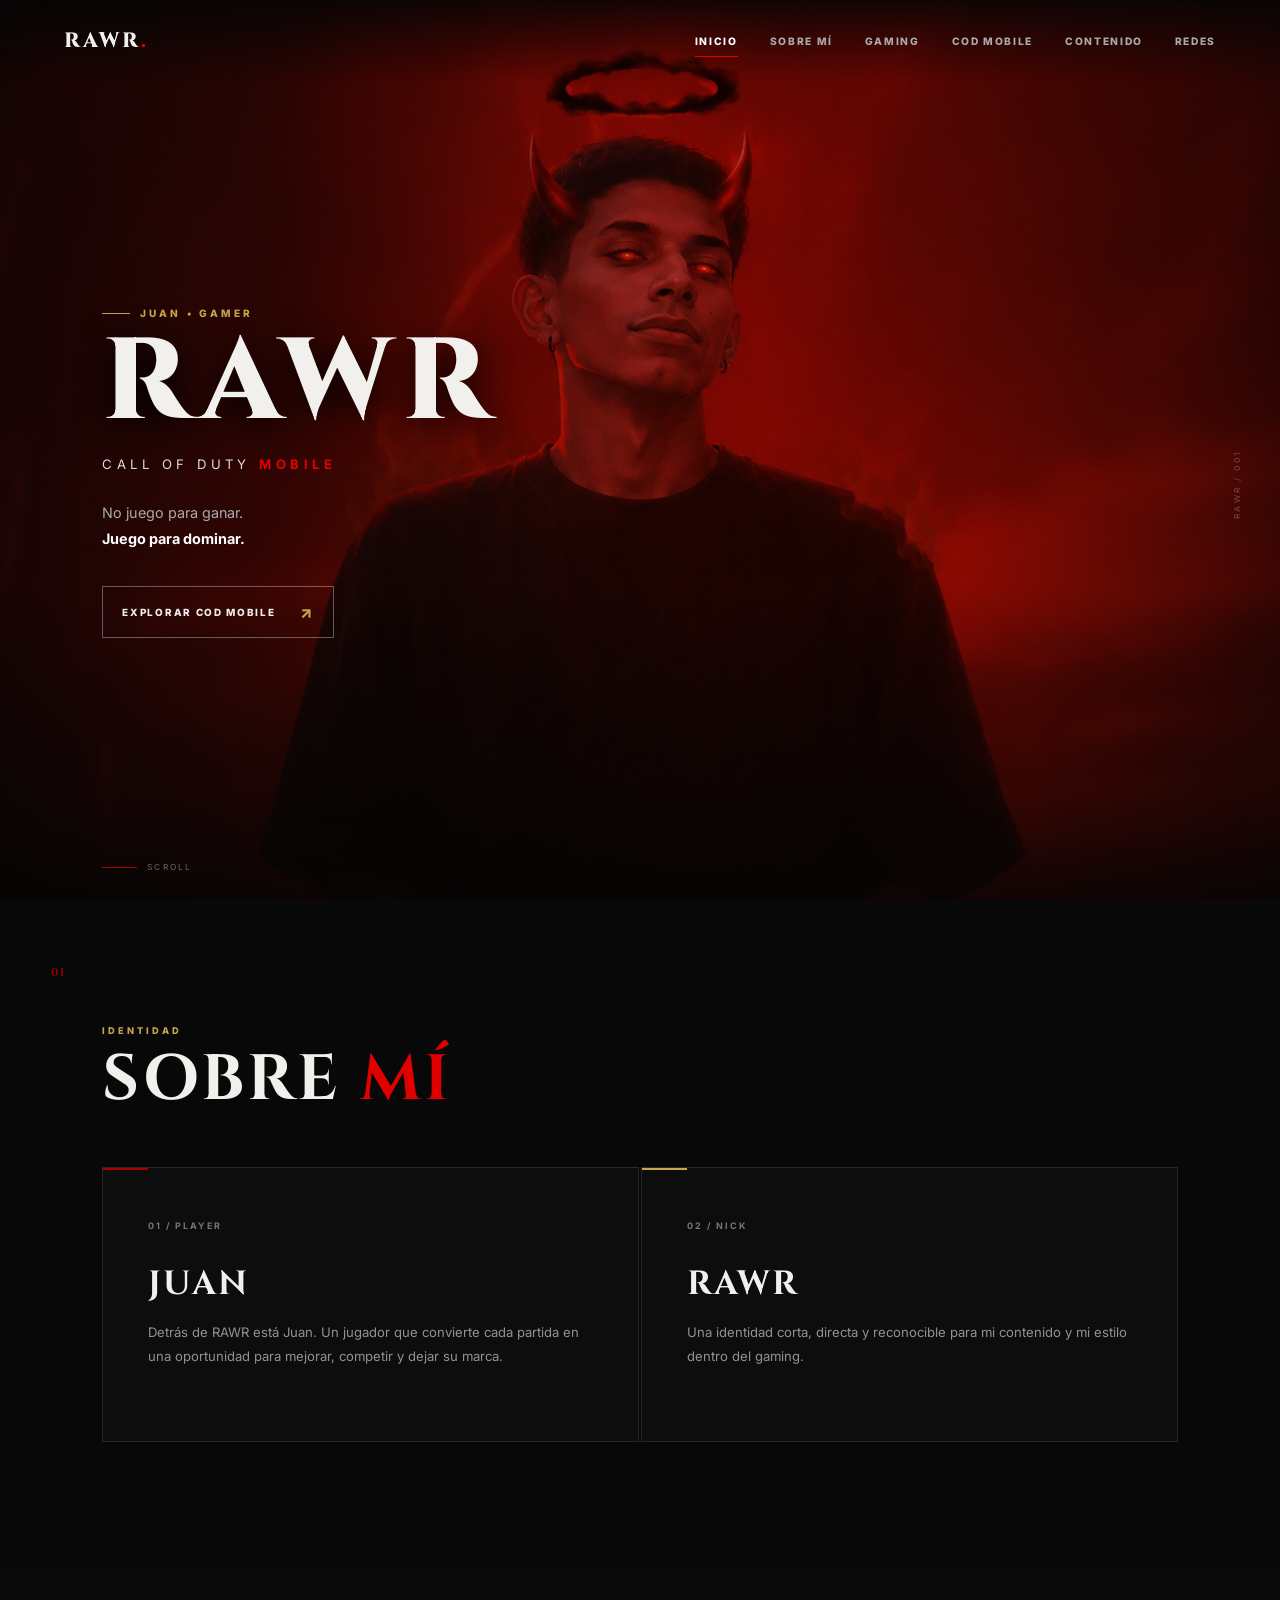
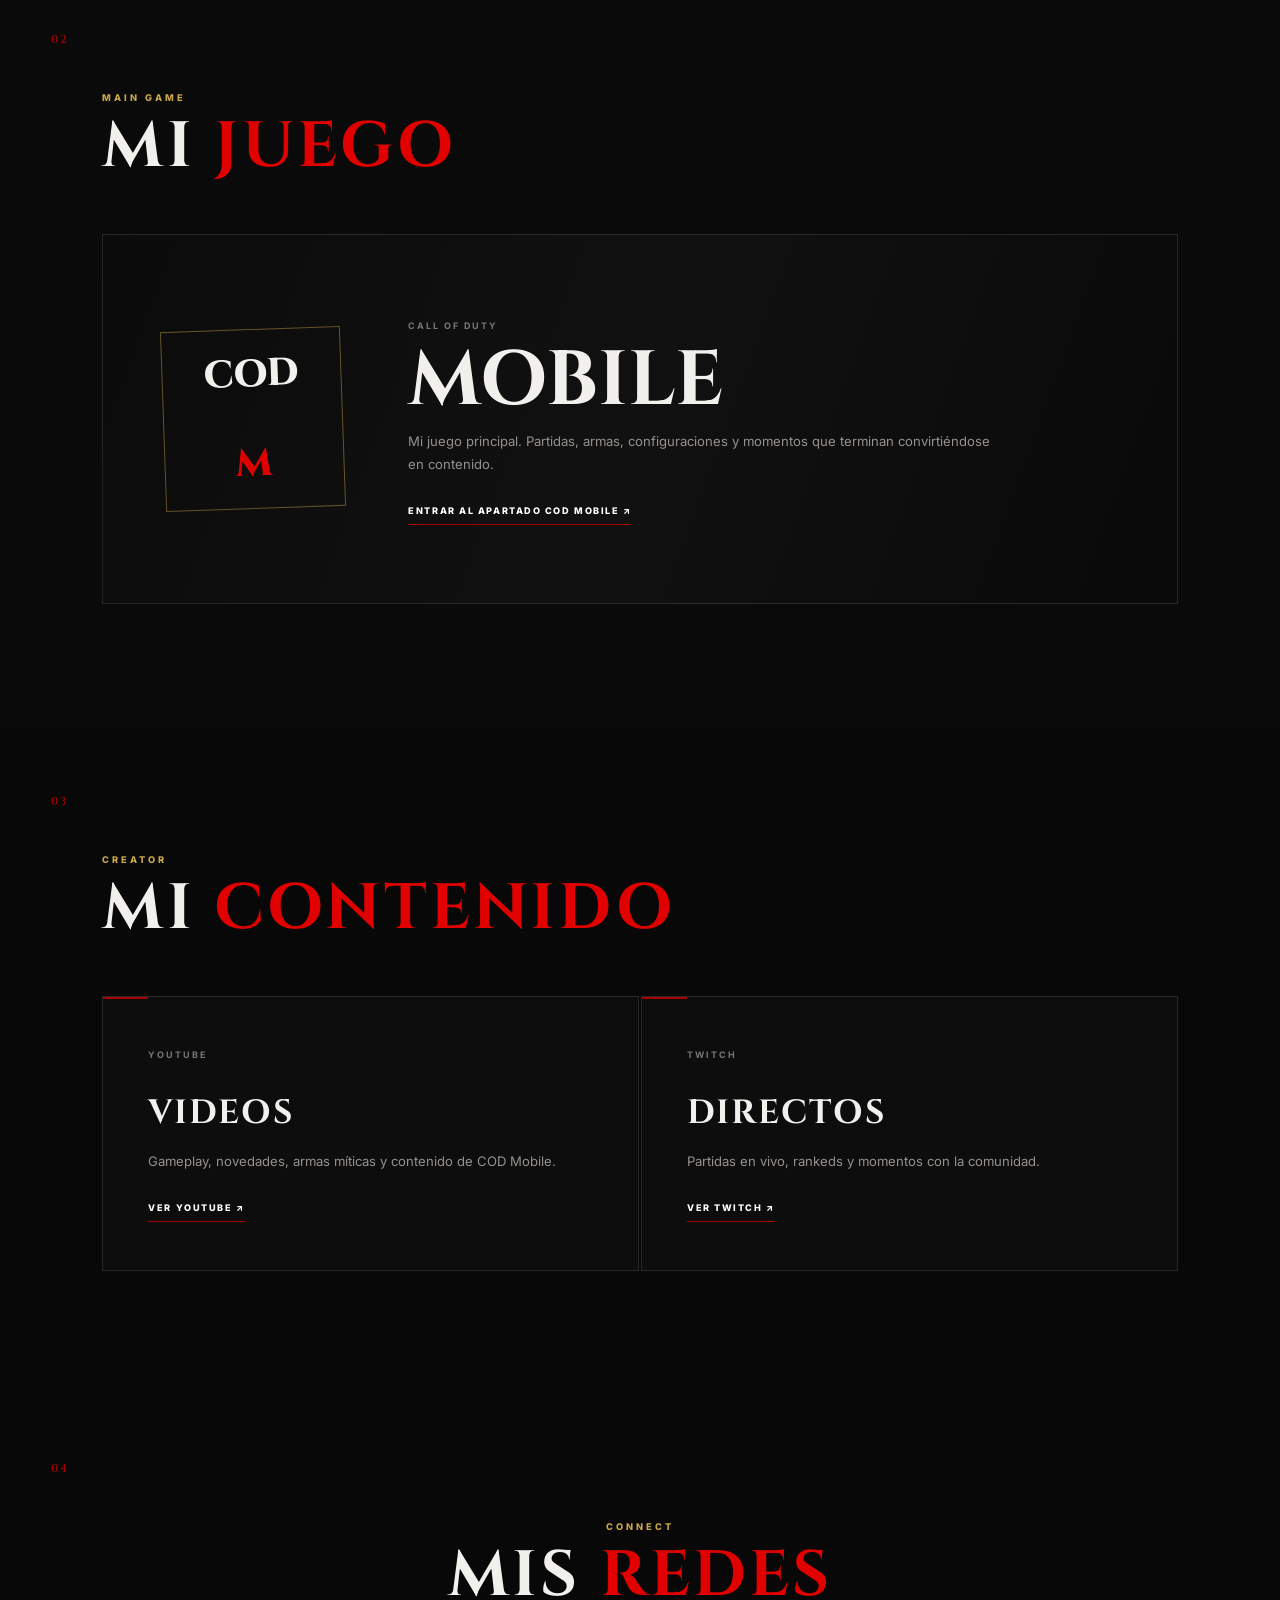
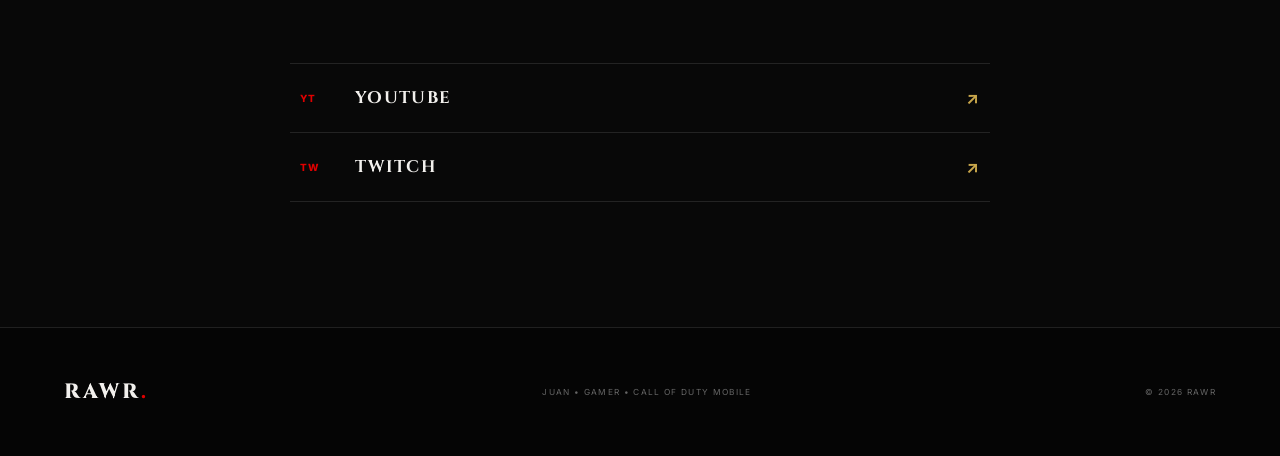
<file: index.html>
<!DOCTYPE html>
<html lang="es">
<head>
<meta charset="UTF-8">
<meta name="viewport" content="width=device-width, initial-scale=1.0">
<meta name="description" content="RAWR — Juan | Gamer de Call of Duty: Mobile">
<title>RAWR | Juan</title>
<link rel="preconnect" href="https://fonts.googleapis.com">
<link rel="preconnect" href="https://fonts.gstatic.com" crossorigin>
<link href="https://fonts.googleapis.com/css2?family=Cinzel:wght@600;700;800&family=Inter:wght@400;500;600;700;800&display=swap" rel="stylesheet">
<link rel="stylesheet" href="style.css">
</head>
<body>
<header class="navbar">
  <a class="logo" href="#inicio">RAWR<span>.</span></a>
  <button class="menu-toggle" aria-label="Abrir menú" aria-expanded="false"><i></i><i></i><i></i></button>
  <nav class="nav-links">
    <a class="active" href="#inicio">INICIO</a>
    <a href="#sobre-mi">SOBRE MÍ</a>
    <a href="#gaming">GAMING</a>
    <a href="cod-mobile.html">COD MOBILE</a>
    <a href="#contenido">CONTENIDO</a>
    <a href="#redes">REDES</a>
  </nav>
</header>

<main>
<section id="inicio" class="hero">
  <div class="hero-image"></div>
  <div class="hero-overlay"></div>
  <div class="hero-content">
    <p class="eyebrow"><span></span> JUAN • GAMER</p>
    <h1>RAWR</h1>
    <p class="hero-subtitle">CALL OF DUTY <strong>MOBILE</strong></p>
    <p class="hero-description">No juego para ganar.<br><strong>Juego para dominar.</strong></p>
    <a class="cta" href="cod-mobile.html">EXPLORAR COD MOBILE <span>↗</span></a>
  </div>
  <div class="hero-side-label">RAWR / 001</div>
  <div class="scroll-indicator"><span></span> SCROLL</div>
</section>

<section id="sobre-mi" class="section">
  <div class="section-number">01</div>
  <div class="section-heading"><p>IDENTIDAD</p><h2>SOBRE <em>MÍ</em></h2></div>
  <div class="cards">
    <article class="card"><small>01 / PLAYER</small><h3>JUAN</h3><p>Detrás de RAWR está Juan. Un jugador que convierte cada partida en una oportunidad para mejorar, competir y dejar su marca.</p></article>
    <article class="card gold"><small>02 / NICK</small><h3>RAWR</h3><p>Una identidad corta, directa y reconocible para mi contenido y mi estilo dentro del gaming.</p></article>
  </div>
</section>

<section id="gaming" class="section dark">
  <div class="section-number">02</div>
  <div class="section-heading"><p>MAIN GAME</p><h2>MI <em>JUEGO</em></h2></div>
  <div class="game-panel">
    <div class="game-mark">COD<br><span>M</span></div>
    <div><small class="gold-label">CALL OF DUTY</small><h3>MOBILE</h3><p>Mi juego principal. Partidas, armas, configuraciones y momentos que terminan convirtiéndose en contenido.</p><a class="mini-link" href="cod-mobile.html">ENTRAR AL APARTADO COD MOBILE ↗</a></div>
  </div>
</section>

<section id="contenido" class="section">
  <div class="section-number">03</div>
  <div class="section-heading"><p>CREATOR</p><h2>MI <em>CONTENIDO</em></h2></div>
  <div class="cards">
    <article class="card"><small>YOUTUBE</small><h3>VIDEOS</h3><p>Gameplay, novedades, armas míticas y contenido de COD Mobile.</p><a class="mini-link" target="_blank" rel="noopener noreferrer" href="https://www.youtube.com/@Style___JD">VER YOUTUBE ↗</a></article>
    <article class="card"><small>TWITCH</small><h3>DIRECTOS</h3><p>Partidas en vivo, rankeds y momentos con la comunidad.</p><a class="mini-link" target="_blank" rel="noopener noreferrer" href="https://www.twitch.tv/style___jd">VER TWITCH ↗</a></article>
  </div>
</section>

<section id="redes" class="section socials">
  <div class="section-number">04</div>
  <div class="section-heading centered"><p>CONNECT</p><h2>MIS <em>REDES</em></h2></div>
  <div class="social-links">
    <a target="_blank" rel="noopener noreferrer" href="https://www.youtube.com/@Style___JD"><span>YT</span> YOUTUBE <b>↗</b></a>
    <a target="_blank" rel="noopener noreferrer" href="https://www.twitch.tv/style___jd"><span>TW</span> TWITCH <b>↗</b></a>
  </div>
</section>
</main>
<footer><div class="footer-logo">RAWR<span>.</span></div><p>JUAN • GAMER • CALL OF DUTY MOBILE</p><small>© <span id="year"></span> RAWR</small></footer>
<script src="script.js"></script>
</body>
</html>
</file>
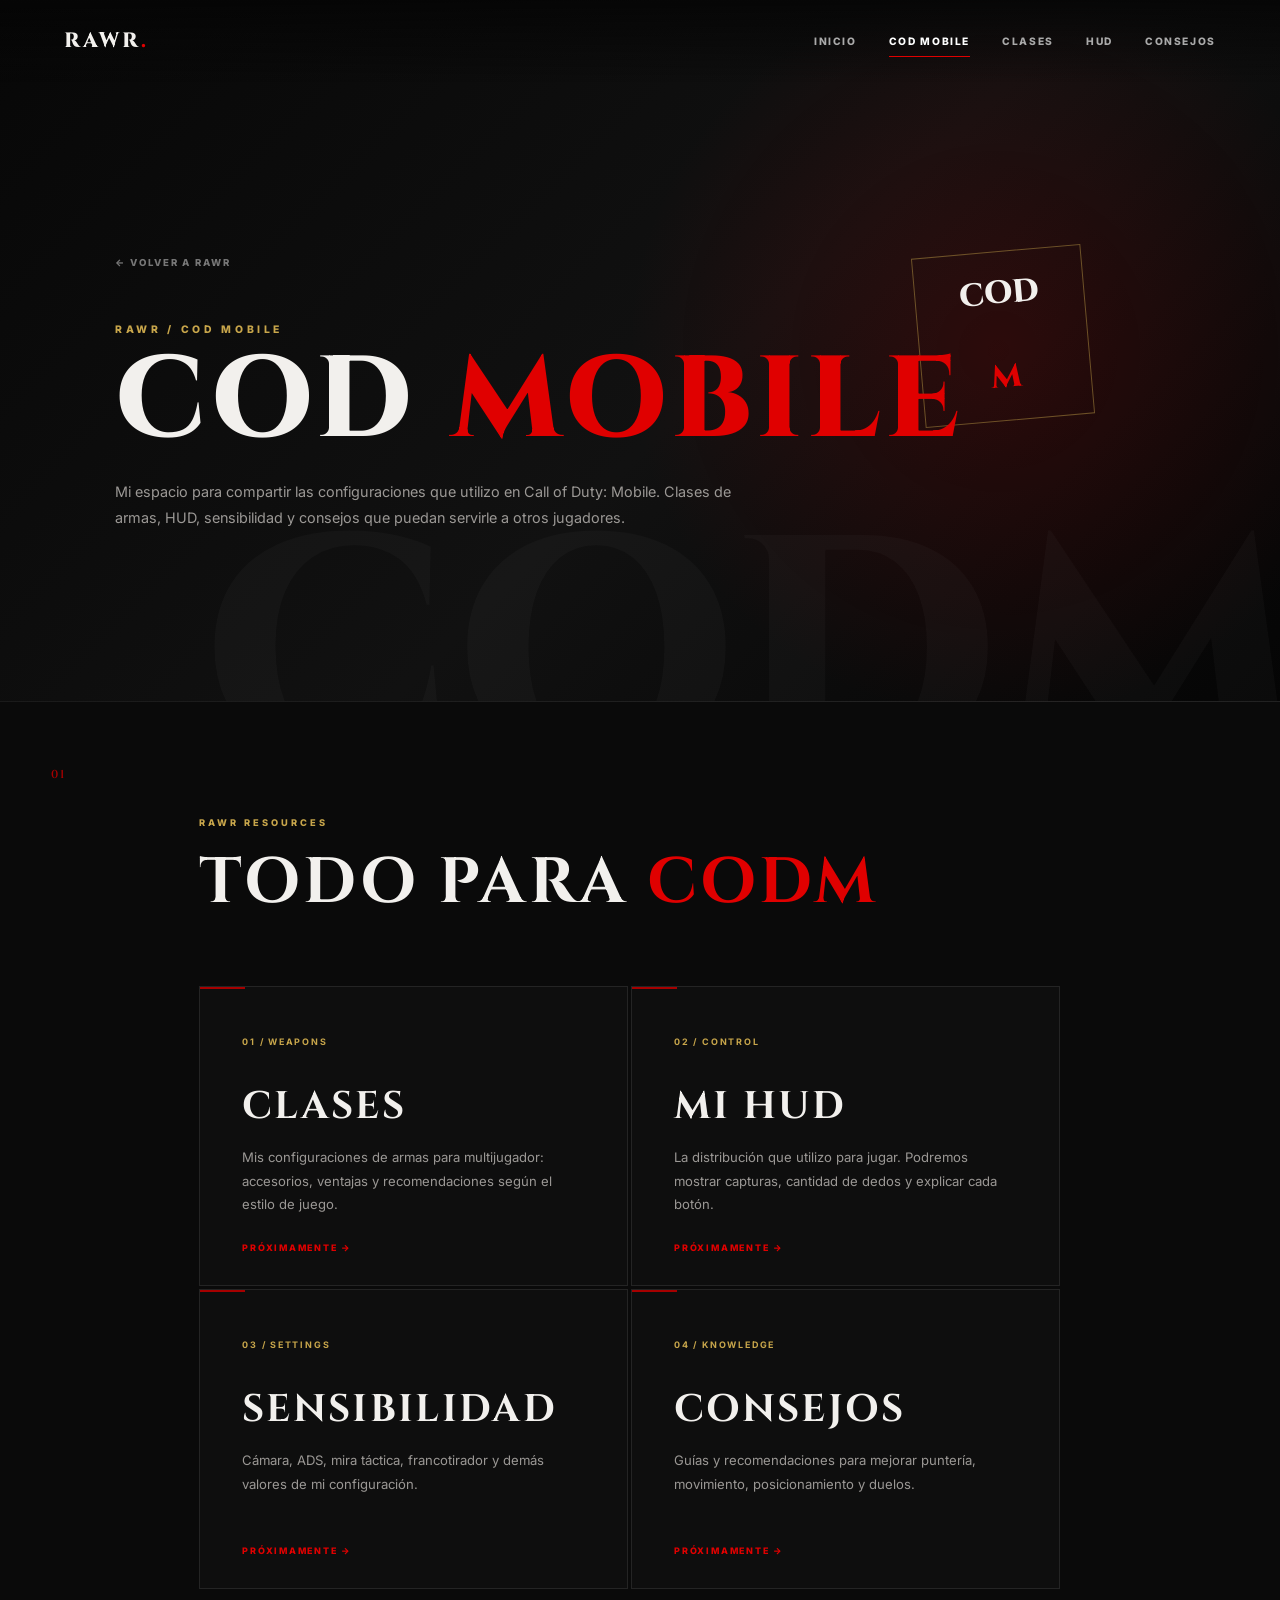
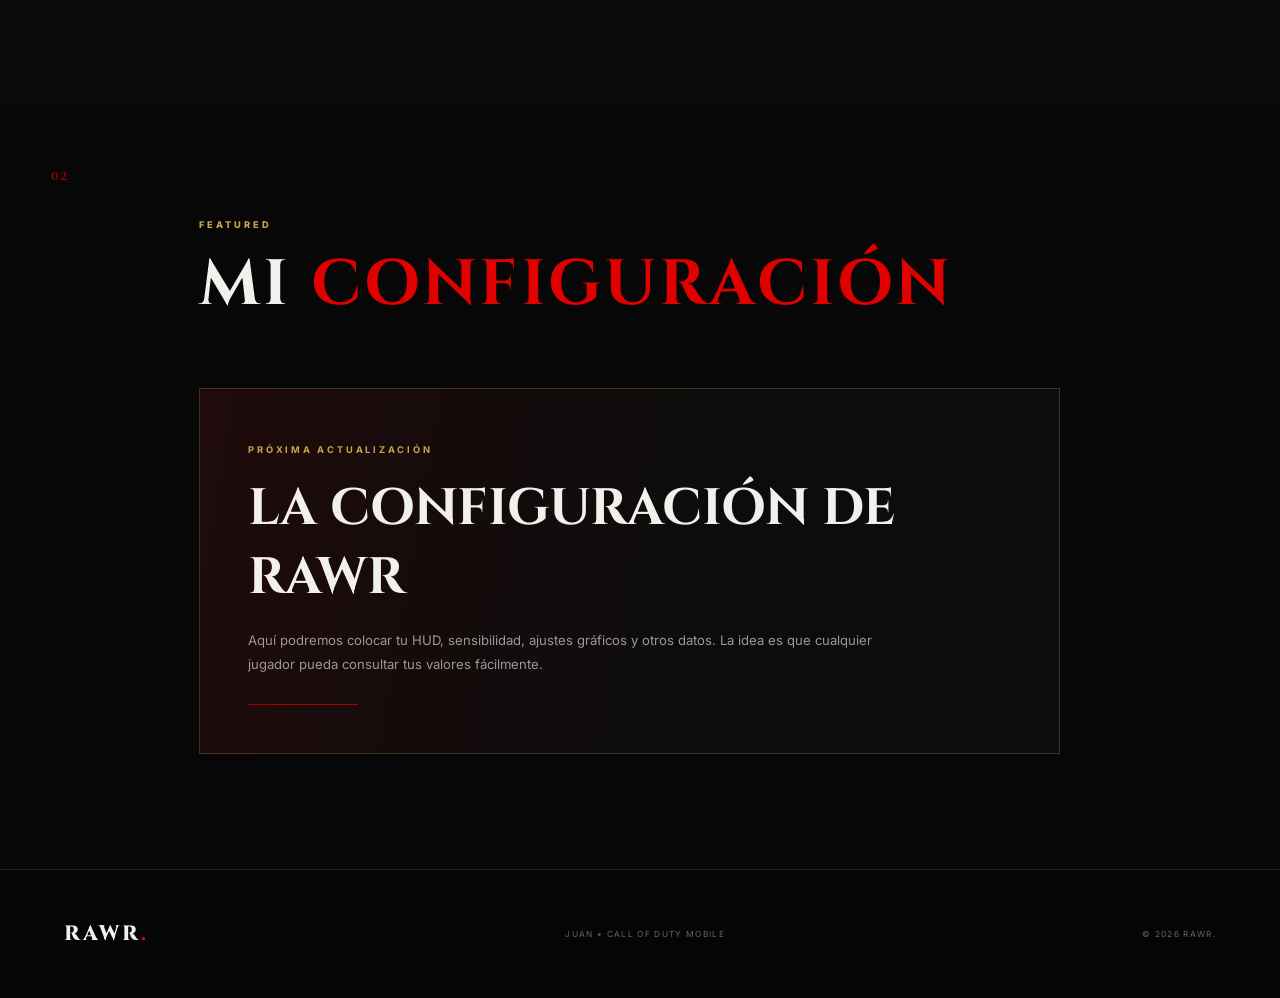
<file: cod-mobile.html>
<!DOCTYPE html>
<html lang="es">
<head>
<meta charset="UTF-8"><meta name="viewport" content="width=device-width,initial-scale=1.0">
<title>RAWR | COD Mobile</title>
<link rel="preconnect" href="https://fonts.googleapis.com"><link rel="preconnect" href="https://fonts.gstatic.com" crossorigin>
<link href="https://fonts.googleapis.com/css2?family=Cinzel:wght@600;700;800&family=Inter:wght@400;600;700;800&display=swap" rel="stylesheet">
<link rel="stylesheet" href="style.css">
<style>
.cod-hero{min-height:78vh;position:relative;display:flex;align-items:center;overflow:hidden;background:radial-gradient(circle at 78% 50%,rgba(166,0,0,.2),transparent 35%),linear-gradient(135deg,#070707,#111 55%,#050505);border-bottom:1px solid rgba(255,255,255,.08)}
.cod-hero:before{content:'CODM';position:absolute;right:-2vw;bottom:-7vw;font:800 clamp(10rem,25vw,25rem)/.8 Cinzel;color:rgba(255,255,255,.025)}
.cod-content{position:relative;z-index:2;width:82vw;max-width:1100px;margin:80px auto 0}.back{display:inline-block;margin-bottom:55px;color:#777;font-size:.6rem;font-weight:800;letter-spacing:.2em}.back:hover{color:#fff}.label{color:#c8a64b;font-size:.65rem;font-weight:800;letter-spacing:.35em}.cod-content h1{margin-top:14px;font:800 clamp(4rem,9vw,8.5rem)/.9 Cinzel;letter-spacing:.04em}.cod-content h1 span{color:#e00000}.cod-content p{max-width:620px;margin-top:25px;color:#9b9895;line-height:1.8;font-size:.9rem}.badge{position:absolute;right:15%;top:48%;width:170px;height:170px;transform:translateY(-50%) rotate(-5deg);display:grid;place-items:center;text-align:center;border:1px solid rgba(200,166,75,.45);font:800 2rem/.85 Cinzel}.badge span{color:#e00000}.section{padding:115px 9vw;background:#070707}.section:nth-child(even){background:#0a0a0a}.section-number{color:#a60000}.section-heading{margin-left:8%;margin-bottom:60px}.section-heading p{color:#c8a64b}.section-heading h2{font:700 clamp(2.4rem,5vw,4.8rem) Cinzel}.section-heading em{color:#e00000;font-style:normal}.grid{width:82%;margin-left:8%;display:grid;grid-template-columns:repeat(2,1fr);gap:3px}.card{min-height:300px;padding:42px;background:#0e0e0e;border:1px solid rgba(255,255,255,.09);position:relative;transition:.3s}.card:hover{transform:translateY(-5px);border-color:rgba(166,0,0,.55)}.card small{color:#c8a64b;letter-spacing:.2em}.card h3{font:700 2.4rem Cinzel;margin:32px 0 14px}.card p{color:#9b9895;font-size:.82rem;line-height:1.8}.soon{position:absolute;bottom:32px;left:42px;color:#e00000;font-size:.56rem;letter-spacing:.2em;font-weight:800}.featured{width:82%;margin-left:8%;padding:48px;border:1px solid rgba(200,166,75,.25);background:linear-gradient(100deg,rgba(166,0,0,.12),transparent 60%),#0c0c0c}.featured b{color:#c8a64b;font-size:.58rem;letter-spacing:.3em}.featured h3{font:700 clamp(2rem,4vw,3.5rem) Cinzel;margin:17px 0}.featured p{max-width:650px;color:#9b9895;line-height:1.8;font-size:.82rem}.line{width:110px;height:1px;background:#a60000;margin-top:28px}@media(max-width:800px){.cod-content,.grid,.featured{width:86%;margin-left:auto;margin-right:auto}.badge{opacity:.12;right:4%}.grid{grid-template-columns:1fr}.section{padding:95px 7vw}.section-heading{margin-left:0}.soon{left:32px}}
</style>
</head>
<body>
<header class="navbar"><a href="index.html" class="logo">RAWR<span>.</span></a><button class="menu-toggle" aria-label="Menú"><span></span><span></span><span></span></button><nav class="nav-links"><a href="index.html">INICIO</a><a href="#recursos" class="active">COD MOBILE</a><a href="#clases">CLASES</a><a href="#hud">HUD</a><a href="#consejos">CONSEJOS</a></nav></header>
<main>
<section class="cod-hero"><div class="cod-content"><a class="back" href="index.html">← VOLVER A RAWR</a><div class="label">RAWR / COD MOBILE</div><h1>COD <span>MOBILE</span></h1><p>Mi espacio para compartir las configuraciones que utilizo en Call of Duty: Mobile. Clases de armas, HUD, sensibilidad y consejos que puedan servirle a otros jugadores.</p></div><div class="badge">COD<br><span>M</span></div></section>
<section id="recursos" class="section"><div class="section-number">01</div><div class="section-heading"><p>RAWR RESOURCES</p><h2>TODO PARA <em>CODM</em></h2></div><div class="grid">
<article id="clases" class="card"><small>01 / WEAPONS</small><h3>CLASES</h3><p>Mis configuraciones de armas para multijugador: accesorios, ventajas y recomendaciones según el estilo de juego.</p><span class="soon">PRÓXIMAMENTE →</span></article>
<article id="hud" class="card"><small>02 / CONTROL</small><h3>MI HUD</h3><p>La distribución que utilizo para jugar. Podremos mostrar capturas, cantidad de dedos y explicar cada botón.</p><span class="soon">PRÓXIMAMENTE →</span></article>
<article class="card"><small>03 / SETTINGS</small><h3>SENSIBILIDAD</h3><p>Cámara, ADS, mira táctica, francotirador y demás valores de mi configuración.</p><span class="soon">PRÓXIMAMENTE →</span></article>
<article id="consejos" class="card"><small>04 / KNOWLEDGE</small><h3>CONSEJOS</h3><p>Guías y recomendaciones para mejorar puntería, movimiento, posicionamiento y duelos.</p><span class="soon">PRÓXIMAMENTE →</span></article>
</div></section>
<section class="section"><div class="section-number">02</div><div class="section-heading"><p>FEATURED</p><h2>MI <em>CONFIGURACIÓN</em></h2></div><div class="featured"><b>PRÓXIMA ACTUALIZACIÓN</b><h3>LA CONFIGURACIÓN DE RAWR</h3><p>Aquí podremos colocar tu HUD, sensibilidad, ajustes gráficos y otros datos. La idea es que cualquier jugador pueda consultar tus valores fácilmente.</p><div class="line"></div></div></section>
</main>
<footer><div class="footer-logo">RAWR<span>.</span></div><p>JUAN • CALL OF DUTY MOBILE</p><small>© <span id="year"></span> RAWR.</small></footer>
<script>document.getElementById('year').textContent=new Date().getFullYear();const t=document.querySelector('.menu-toggle'),n=document.querySelector('.nav-links');t.onclick=()=>n.classList.toggle('open');</script>
</body></html>
</file>
<file: style.css>
*{box-sizing:border-box;margin:0;padding:0}html{scroll-behavior:smooth}body{background:#070707;color:#f2f0ed;font-family:Inter,Arial,sans-serif;overflow-x:hidden}a{color:inherit;text-decoration:none}::selection{background:#a60000;color:#fff}:root{--black:#070707;--red:#a60000;--bright:#e00000;--gold:#c8a64b;--muted:#96918d;--line:rgba(255,255,255,.11)}
.navbar{position:fixed;z-index:100;top:0;left:0;width:100%;height:82px;padding:0 5vw;display:flex;align-items:center;justify-content:space-between;background:linear-gradient(#050505d9,transparent)}.logo,.footer-logo{font:800 1.3rem Cinzel,serif;letter-spacing:.14em}.logo span,.footer-logo span{color:var(--bright)}.nav-links{display:flex;gap:2rem}.nav-links a{font-size:.64rem;font-weight:800;letter-spacing:.16em;color:#aaa;position:relative}.nav-links a:hover,.nav-links a.active{color:#fff}.nav-links a.active:after{content:"";position:absolute;left:0;right:0;bottom:-10px;height:1px;background:var(--bright)}.menu-toggle{display:none;background:none;border:0}.menu-toggle i{display:block;width:25px;height:2px;background:#fff;margin:5px}
.hero{position:relative;min-height:100svh;height:100vh;overflow:hidden;display:flex;align-items:center}.hero-image{position:absolute;inset:0;background:url('hero.png') center center/cover no-repeat;transform:scale(1.01);z-index:0}.hero-overlay{position:absolute;inset:0;z-index:1;background:linear-gradient(90deg,rgba(4,4,4,.88) 0%,rgba(4,4,4,.68) 23%,rgba(4,4,4,.16) 53%,rgba(4,4,4,.3) 72%,rgba(4,4,4,.72) 100%),linear-gradient(0deg,rgba(4,4,4,.86) 0%,transparent 35%,rgba(4,4,4,.22) 100%)}.hero-content{position:relative;z-index:2;width:min(560px,38vw);margin-left:8vw;margin-top:5vh;animation:enter .9s ease both}@keyframes enter{from{opacity:0;transform:translateY(20px)}to{opacity:1;transform:none}}.eyebrow{display:flex;align-items:center;gap:10px;color:var(--gold);font-size:.63rem;font-weight:800;letter-spacing:.3em;margin-bottom:18px}.eyebrow span{width:28px;height:1px;background:var(--gold)}.hero h1{font:800 clamp(4.8rem,9vw,9rem)/.82 Cinzel,serif;letter-spacing:.08em;text-shadow:0 8px 35px #000}.hero-subtitle{margin-top:24px;font-size:.82rem;letter-spacing:.34em;color:#ddd}.hero-subtitle strong{color:var(--bright)}.hero-description{margin-top:28px;font-size:.9rem;line-height:1.8;color:#aaa}.hero-description strong{color:#fff}.cta{display:inline-flex;align-items:center;gap:25px;margin-top:34px;padding:15px 19px;border:1px solid #ffffff55;font-size:.62rem;font-weight:800;letter-spacing:.17em;transition:.25s}.cta:hover{background:var(--red);border-color:var(--red);transform:translateX(4px)}.cta span{color:var(--gold);font-size:1rem}.hero-side-label{position:absolute;z-index:2;right:3vw;top:50%;writing-mode:vertical-rl;transform:rotate(180deg);font-size:.52rem;letter-spacing:.3em;color:#ffffff45}.scroll-indicator{position:absolute;z-index:2;left:8vw;bottom:28px;color:#ffffff66;font-size:.52rem;letter-spacing:.25em;display:flex;align-items:center;gap:10px}.scroll-indicator span{width:35px;height:1px;background:var(--red)}
.section{position:relative;padding:125px 8vw;background:#080808}.section.dark{background:#0a0a0a}.section-number{position:absolute;top:65px;left:4vw;color:var(--red);font:600 .72rem Cinzel,serif;letter-spacing:.2em}.section-heading{margin-bottom:55px}.section-heading p{color:var(--gold);font-size:.58rem;font-weight:800;letter-spacing:.32em;margin-bottom:12px}.section-heading h2{font:700 clamp(2.4rem,5vw,4.5rem)/1 Cinzel,serif;letter-spacing:.05em}.section-heading em{font-style:normal;color:var(--bright)}.centered{text-align:center}.cards{display:grid;grid-template-columns:repeat(2,minmax(0,1fr));gap:2px}.card{min-height:275px;padding:45px;border:1px solid var(--line);background:#0d0d0d;position:relative}.card:before{content:"";position:absolute;top:0;left:0;width:45px;height:2px;background:var(--red)}.card.gold:before{background:var(--gold)}.card small,.gold-label{color:#777;font-size:.56rem;font-weight:700;letter-spacing:.22em}.card h3{font:700 2.1rem Cinzel,serif;letter-spacing:.06em;margin:28px 0 15px}.card p,.game-panel p{color:var(--muted);font-size:.82rem;line-height:1.8;max-width:600px}.game-panel{display:flex;align-items:center;gap:65px;padding:60px;border:1px solid var(--line);background:linear-gradient(110deg,#0b0b0b,#111,#090909);min-height:370px}.game-mark{width:180px;height:180px;flex:0 0 180px;border:1px solid #c8a64b77;display:grid;place-items:center;text-align:center;font:800 2.4rem/.82 Cinzel,serif;transform:rotate(-2deg)}.game-mark span{color:var(--bright)}.game-panel h3{font:700 clamp(3rem,6vw,5.5rem)/1 Cinzel,serif;margin:10px 0}.mini-link{display:inline-block;margin-top:28px;color:#fff;font-size:.57rem;font-weight:800;letter-spacing:.17em;border-bottom:1px solid var(--red);padding-bottom:8px}.socials{min-height:520px}.social-links{width:min(700px,100%);margin:0 auto;border-top:1px solid var(--line)}.social-links a{display:flex;align-items:center;padding:23px 10px;border-bottom:1px solid var(--line);font:700 1.05rem Cinzel,serif;letter-spacing:.08em;transition:.25s}.social-links a:hover{padding-left:24px;background:#a6000014}.social-links span{width:55px;color:var(--bright);font:800 .62rem Inter}.social-links b{margin-left:auto;color:var(--gold);font-family:Inter}footer{padding:50px 5vw;border-top:1px solid var(--line);display:flex;align-items:center;justify-content:space-between;gap:20px;background:#050505}footer p,footer small{color:#666;font-size:.52rem;letter-spacing:.16em}
@media(max-width:900px){.nav-links{gap:1.1rem}.hero-content{width:50vw;margin-left:7vw}.hero-overlay{background:linear-gradient(90deg,rgba(4,4,4,.92),rgba(4,4,4,.52) 45%,rgba(4,4,4,.38)),linear-gradient(0deg,rgba(4,4,4,.85),transparent 45%)}}@media(max-width:700px){.navbar{height:70px}.menu-toggle{display:block;cursor:pointer}.nav-links{display:none;position:absolute;right:5vw;top:70px;width:220px;padding:20px;flex-direction:column;gap:18px;background:#090909f7;border:1px solid var(--line)}.nav-links.open{display:flex}.hero{min-height:760px}.hero-image{background-position:center}.hero-content{width:84vw;margin:80px 0 0 7vw}.hero h1{font-size:clamp(4rem,20vw,7rem)}.hero-subtitle{letter-spacing:.18em;font-size:.68rem}.hero-side-label{display:none}.section{padding:105px 7vw}.section-number{left:7vw}.cards{grid-template-columns:1fr}.game-panel{padding:35px;display:block}.game-mark{width:120px;height:120px;min-width:120px;font-size:1.7rem;margin-bottom:35px}.socials{min-height:450px}footer{flex-direction:column;align-items:flex-start}}
</file>
